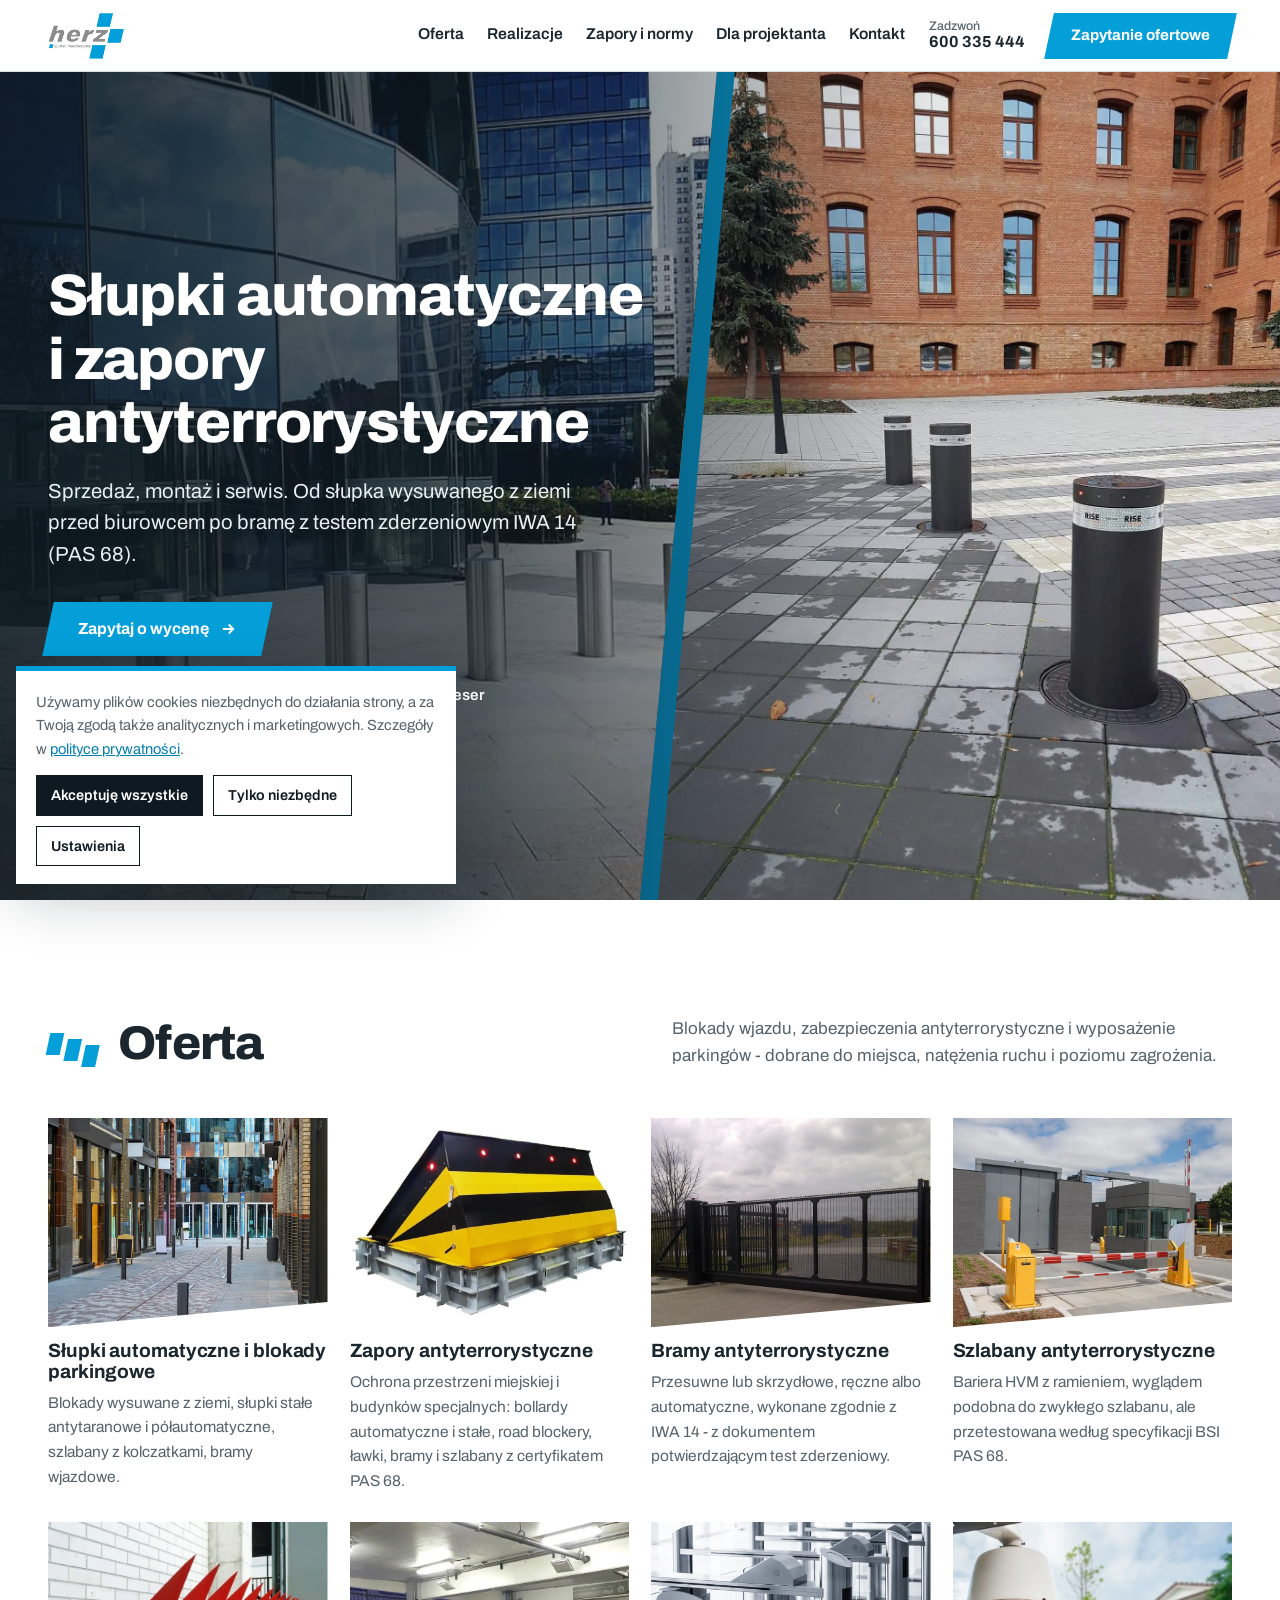
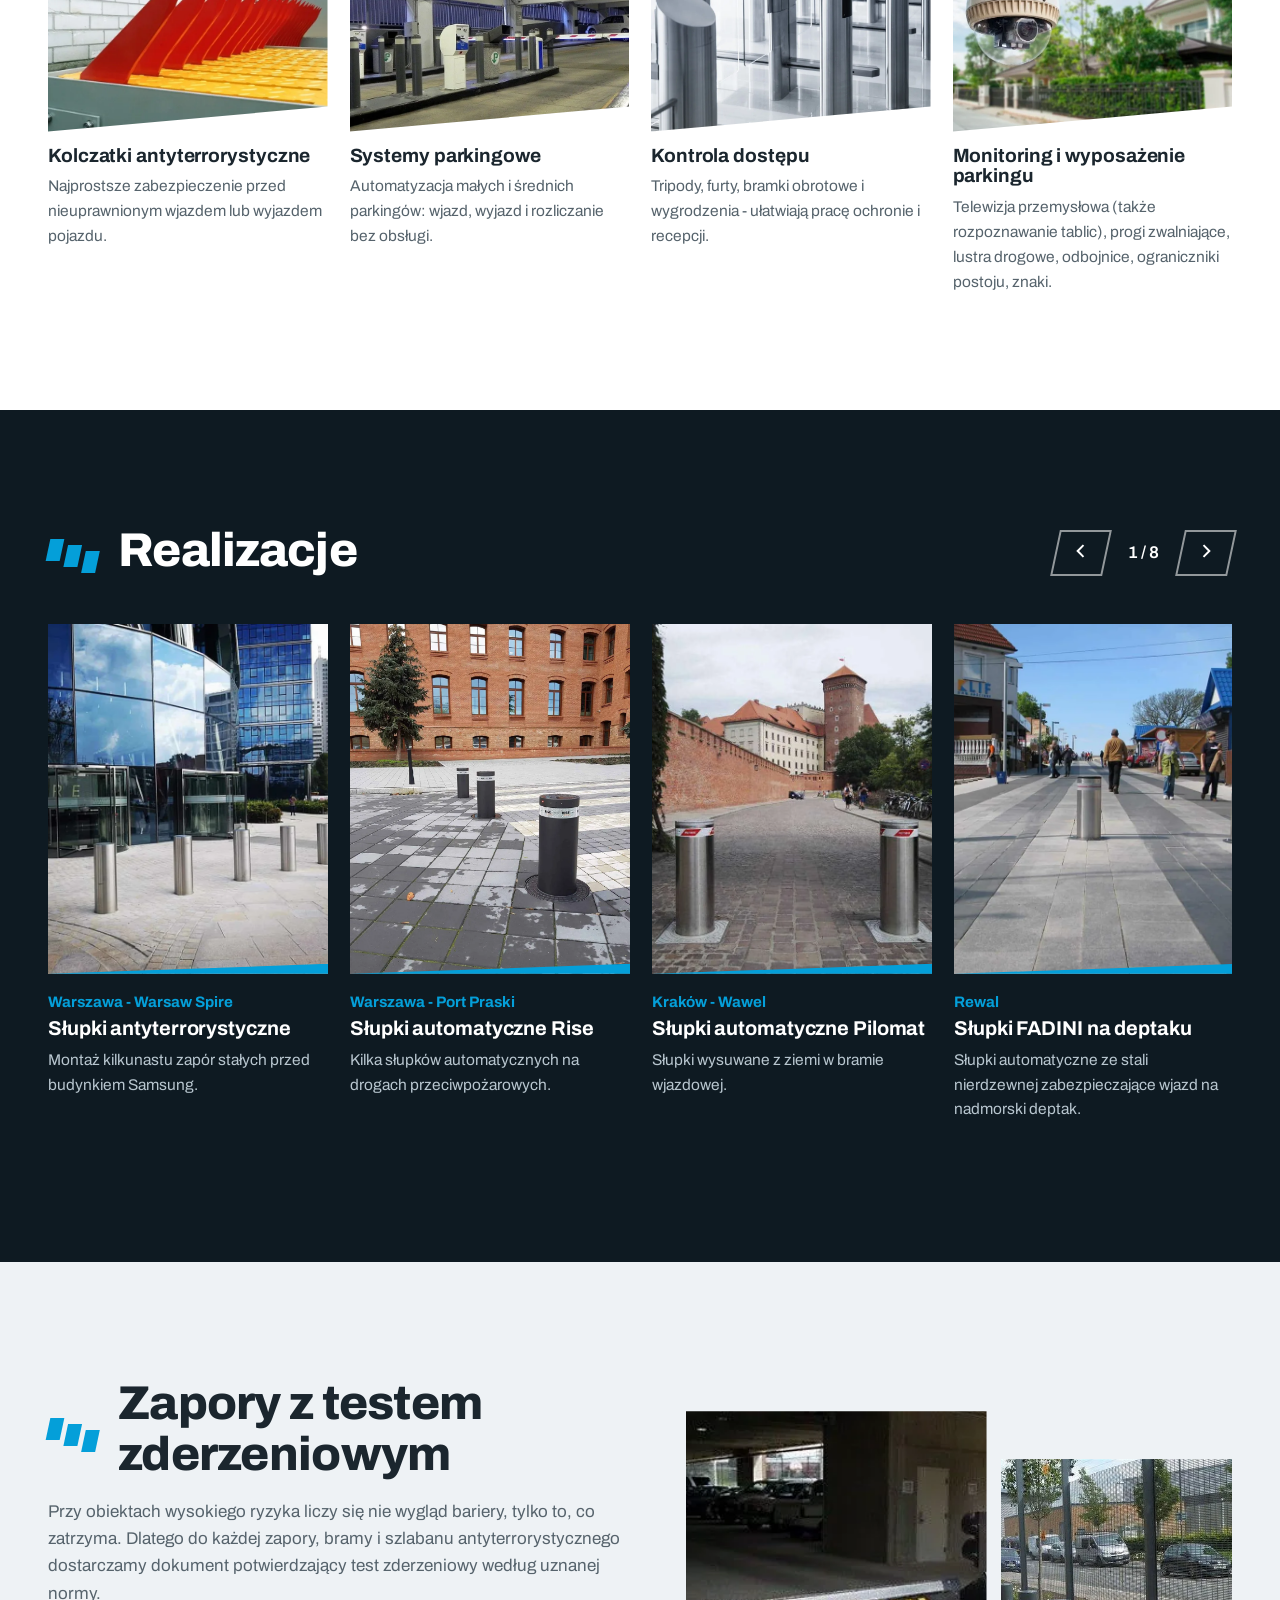
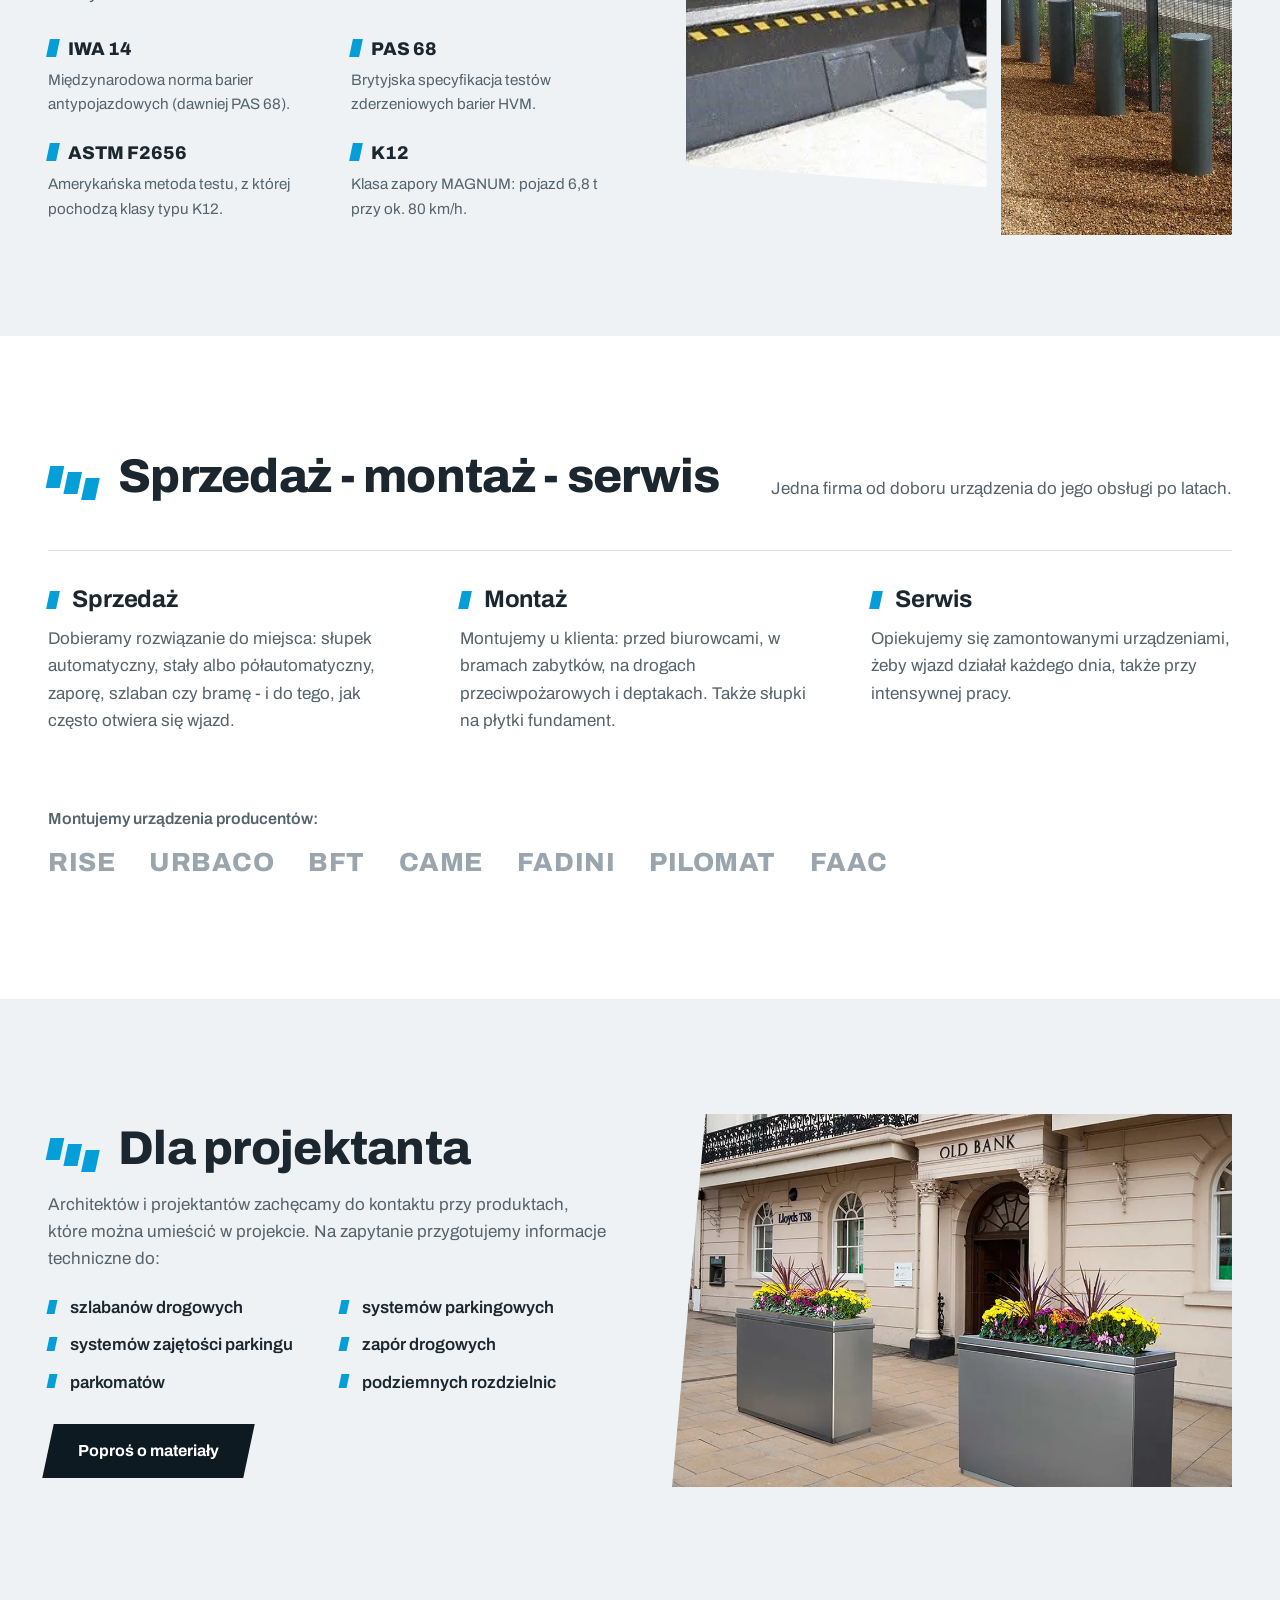
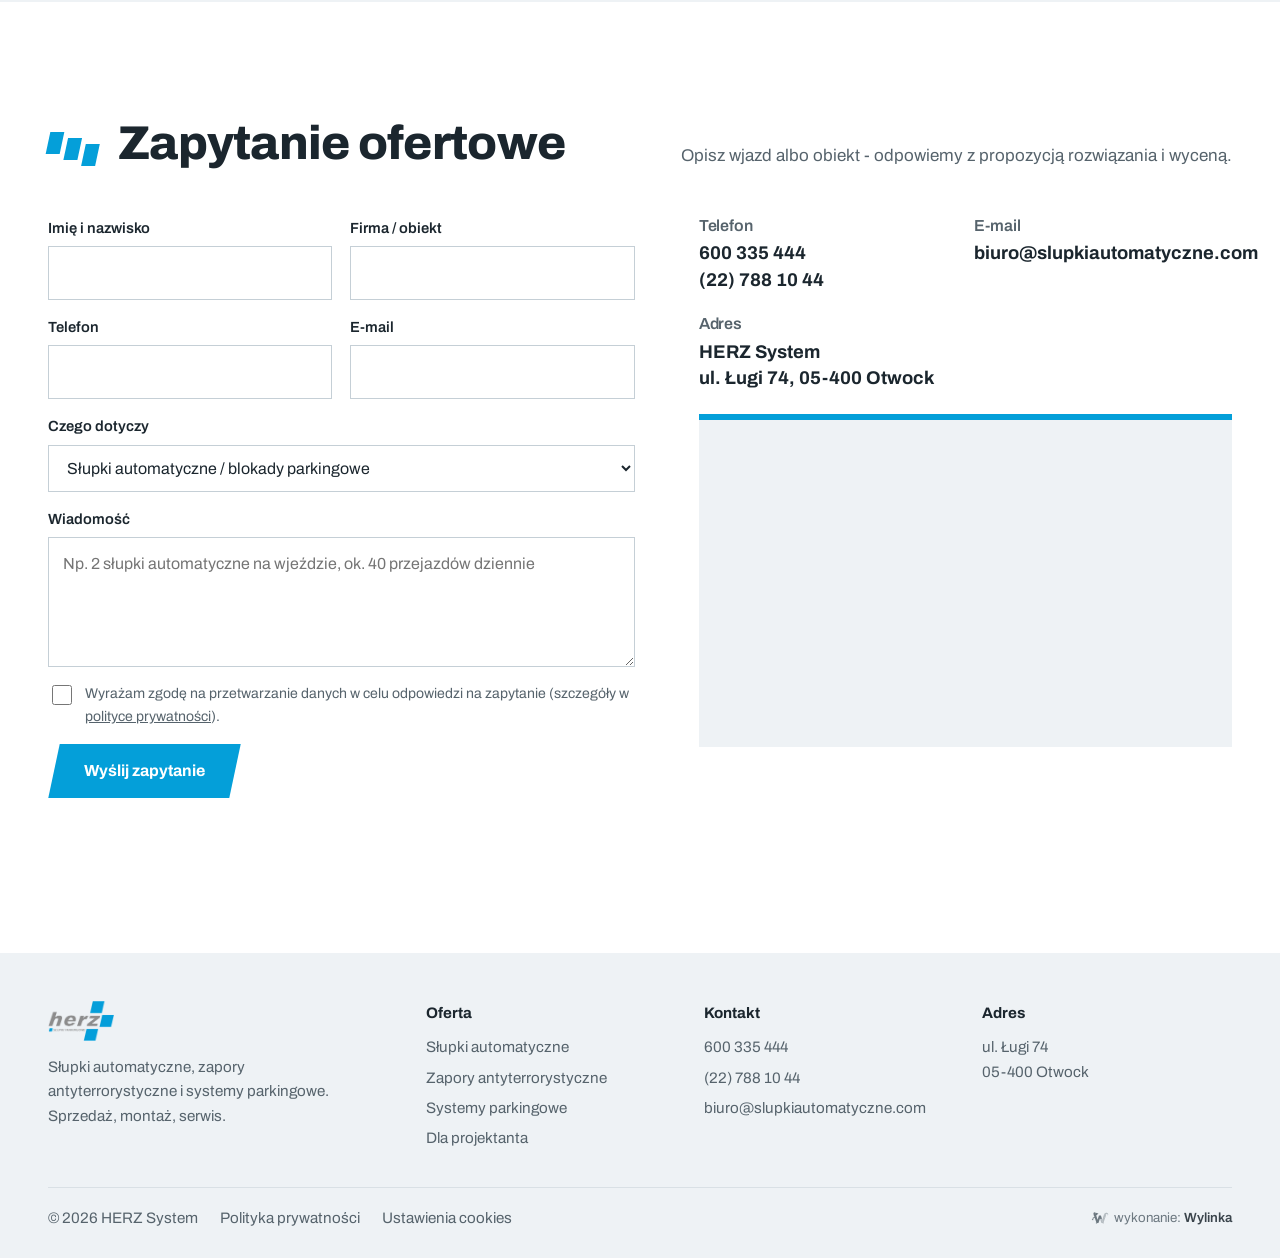
<file: index.html>
<!doctype html>
<html lang="pl">
<head>
<meta charset="utf-8">
<meta name="viewport" content="width=device-width,initial-scale=1">
<meta name="robots" content="noindex,nofollow">
<title>Słupki automatyczne i zapory antyterrorystyczne - HERZ System, Otwock</title>
<meta name="description" content="Słupki parkingowe automatyczne, zapory i bramy antyterrorystyczne, szlabany, systemy parkingowe. Sprzedaż, montaż i serwis - HERZ System, Otwock k. Warszawy.">
<link rel="preconnect" href="https://fonts.googleapis.com"><link rel="preconnect" href="https://fonts.gstatic.com" crossorigin>
<link href="https://fonts.googleapis.com/css2?family=Archivo:wght@400;500;600;700;800&display=swap" rel="stylesheet">
<link rel="stylesheet" href="style.css">
<link rel="icon" href="data:image/svg+xml,%3Csvg xmlns='http://www.w3.org/2000/svg' viewBox='0 0 32 32'%3E%3Cpath fill='%23049FD9' d='M14 2h10l-3 12H11zM21 15h10l-3 12H18zM11 18h7l-3 12H8z'/%3E%3C/svg%3E">
<script type="application/ld+json">{"@context":"https://schema.org","@type":"LocalBusiness","name":"HERZ System","url":"https://slupkiautomatyczne.com/","telephone":["+48227881044","+48600335444"],"email":"biuro@slupkiautomatyczne.com","address":{"@type":"PostalAddress","streetAddress":"ul. Ługi 74","postalCode":"05-400","addressLocality":"Otwock","addressCountry":"PL"},"description":"Sprzedaż, montaż i serwis słupków automatycznych, zapór antyterrorystycznych, szlabanów i systemów parkingowych."}</script>
</head>
<body>
<header class="hdr">
  <div class="wrap">
    <a class="logo" href="#top" aria-label="HERZ System - strona główna"><img src="img/logo-herz.webp" alt="herz - słupki parkingowe" width="600" height="363"></a>
    <nav class="nav" id="nav" aria-label="Menu główne">
      <a href="#oferta">Oferta</a>
      <a href="#realizacje">Realizacje</a>
      <a href="#normy">Zapory i normy</a>
      <a href="#projektant">Dla projektanta</a>
      <a href="#kontakt">Kontakt</a>
      <a class="btn navcta" href="#kontakt">Zapytanie ofertowe</a>
    </nav>
    <a class="hdr-tel" href="tel:+48600335444"><small>Zadzwoń</small>600 335 444</a>
    <a class="btn" href="#kontakt">Zapytanie ofertowe</a>
    <a class="tel-ico" href="tel:+48600335444" aria-label="Zadzwoń: 600 335 444"><svg viewBox="0 0 24 24" fill="none" stroke="currentColor" stroke-width="2.2" stroke-linejoin="round"><path d="M5 3h4l2 5-2.5 1.5a11 11 0 0 0 6 6L16 13l5 2v4a2 2 0 0 1-2 2A16 16 0 0 1 3 5a2 2 0 0 1 2-2z"/></svg></a>
    <button class="burger" id="burger" aria-label="Otwórz menu" aria-expanded="false" aria-controls="nav"><svg viewBox="0 0 24 24" fill="none" stroke="currentColor" stroke-width="2.4"><path d="M3 6h18M3 12h18M3 18h18"/></svg></button>
  </div>
</header>

<main id="top">
<section class="hero" aria-label="Wstęp">
  <div class="hero-media" aria-hidden="true">
    <figure class="f1"><img src="img/hero-warsaw-spire.webp" alt="" width="1280" height="960" fetchpriority="high"></figure>
    <figure class="f2"><img src="img/hero-port-praski.webp" alt="" width="1400" height="1867"></figure>
  </div>
  <div class="wrap hero-in">
    <h1>Słupki automatyczne i&nbsp;zapory antyterrorystyczne</h1>
    <p class="lead">Sprzedaż, montaż i serwis. Od słupka wysuwanego z ziemi przed biurowcem po bramę z testem zderzeniowym IWA&nbsp;14 (PAS&nbsp;68).</p>
    <a class="btn" href="#kontakt" id="heroCta">Zapytaj o wycenę <svg viewBox="0 0 24 24" fill="none" stroke="currentColor" stroke-width="2.4"><path d="M5 12h14M13 6l6 6-6 6"/></svg></a>
    <p class="refs">Nasze montaże: <b>Warsaw Spire, Port Praski, Wawel, Koneser</b></p>
  </div>
</section>

<section class="sec" id="oferta">
  <div class="wrap">
    <div class="sec-head">
      <div class="t"><span class="mark" aria-hidden="true"><i></i><i></i><i></i></span><h2>Oferta</h2></div>
      <p>Blokady wjazdu, zabezpieczenia antyterrorystyczne i wyposażenie parkingów - dobrane do miejsca, natężenia ruchu i poziomu zagrożenia.</p>
    </div>
    <div class="offer">
      <article class="card"><div class="ph"><img src="img/of-slupki.webp" alt="Słupki parkingowe przy deptaku między budynkami" loading="lazy" width="1000" height="667"></div><h3>Słupki automatyczne i blokady parkingowe</h3><p>Blokady wysuwane z ziemi, słupki stałe antytaranowe i półautomatyczne, szlabany z kolczatkami, bramy wjazdowe.</p></article>
      <article class="card"><div class="ph"><img src="img/of-zapory.webp" alt="Zapora antyterrorystyczna typu road blocker" loading="lazy" width="900" height="807"></div><h3>Zapory antyterrorystyczne</h3><p>Ochrona przestrzeni miejskiej i budynków specjalnych: bollardy automatyczne i stałe, road blockery, ławki, bramy i szlabany z certyfikatem PAS&nbsp;68.</p></article>
      <article class="card"><div class="ph"><img src="img/of-bramy.webp" alt="Brama antyterrorystyczna przesuwna" loading="lazy" width="1000" height="584"></div><h3>Bramy antyterrorystyczne</h3><p>Przesuwne lub skrzydłowe, ręczne albo automatyczne, wykonane zgodnie z IWA&nbsp;14 - z dokumentem potwierdzającym test zderzeniowy.</p></article>
      <article class="card"><div class="ph"><img src="img/of-szlabany.webp" alt="Szlaban antyterrorystyczny przy wjeździe" loading="lazy" width="800" height="600"></div><h3>Szlabany antyterrorystyczne</h3><p>Bariera HVM z ramieniem, wyglądem podobna do zwykłego szlabanu, ale przetestowana według specyfikacji BSI PAS&nbsp;68.</p></article>
      <article class="card"><div class="ph"><img src="img/of-kolczatki.webp" alt="Kolczatka antyterrorystyczna" loading="lazy" width="1000" height="528"></div><h3>Kolczatki antyterrorystyczne</h3><p>Najprostsze zabezpieczenie przed nieuprawnionym wjazdem lub wyjazdem pojazdu.</p></article>
      <article class="card"><div class="ph"><img src="img/of-systemy.webp" alt="Bezobsługowy parking z automatami" loading="lazy" width="1000" height="584"></div><h3>Systemy parkingowe</h3><p>Automatyzacja małych i średnich parkingów: wjazd, wyjazd i rozliczanie bez obsługi.</p></article>
      <article class="card"><div class="ph"><img src="img/of-kontrola.webp" alt="Bramki obrotowe w holu budynku" loading="lazy" width="1000" height="750"></div><h3>Kontrola dostępu</h3><p>Tripody, furty, bramki obrotowe i wygrodzenia - ułatwiają pracę ochronie i recepcji.</p></article>
      <article class="card"><div class="ph"><img src="img/of-monitoring.webp" alt="Kamera monitoringu na budynku" loading="lazy" width="900" height="547"></div><h3>Monitoring i wyposażenie parkingu</h3><p>Telewizja przemysłowa (także rozpoznawanie tablic), progi zwalniające, lustra drogowe, odbojnice, ograniczniki postoju, znaki.</p></article>
    </div>
  </div>
</section>

<section class="sec sec--ink" id="realizacje">
  <div class="wrap">
    <div class="sec-head">
      <div class="t"><span class="mark" aria-hidden="true"><i></i><i></i><i></i></span><h2>Realizacje</h2></div>
      <div class="rail-ctl" data-for="railReal"><button type="button" class="prev" aria-label="Poprzednia realizacja"><svg viewBox="0 0 24 24" fill="none" stroke="currentColor" stroke-width="2.4"><path d="M15 5l-7 7 7 7"/></svg></button><span class="cnt" aria-live="polite">1 / 8</span><button type="button" class="next" aria-label="Następna realizacja"><svg viewBox="0 0 24 24" fill="none" stroke="currentColor" stroke-width="2.4"><path d="M9 5l7 7-7 7"/></svg></button></div>
    </div>
    <div class="rail" id="railReal" tabindex="0" aria-label="Realizacje - przewiń w bok">
      <article class="real"><div class="ph"><img src="img/real-warsaw-spire.webp" alt="Zapory stałe przed szklanym budynkiem Warsaw Spire" loading="lazy" width="1000" height="750"></div><span class="pl">Warszawa - Warsaw Spire</span><h3>Słupki antyterrorystyczne</h3><p>Montaż kilkunastu zapór stałych przed budynkiem Samsung.</p></article>
      <article class="real"><div class="ph"><img src="img/real-port-praski.webp" alt="Słupek automatyczny na drodze pożarowej Portu Praskiego" loading="lazy" width="1000" height="1333"></div><span class="pl">Warszawa - Port Praski</span><h3>Słupki automatyczne Rise</h3><p>Kilka słupków automatycznych na drogach przeciwpożarowych.</p></article>
      <article class="real"><div class="ph"><img src="img/real-wawel.webp" alt="Słupki automatyczne w bramie na Wawelu" loading="lazy" width="960" height="724"></div><span class="pl">Kraków - Wawel</span><h3>Słupki automatyczne Pilomat</h3><p>Słupki wysuwane z ziemi w bramie wjazdowej.</p></article>
      <article class="real"><div class="ph"><img src="img/real-rewal.webp" alt="Słupki ze stali nierdzewnej na deptaku w Rewalu" loading="lazy" width="1000" height="750"></div><span class="pl">Rewal</span><h3>Słupki FADINI na deptaku</h3><p>Słupki automatyczne ze stali nierdzewnej zabezpieczające wjazd na nadmorski deptak.</p></article>
      <article class="real"><div class="ph"><img src="img/real-aflofarm.webp" alt="Automatyczne blokady na drodze pożarowej Aflofarm" loading="lazy" width="1000" height="563"></div><span class="pl">Pabianice - Aflofarm</span><h3>Blokady RISE / BENINCA</h3><p>Automatyczne blokady parkingowe na drodze przeciwpożarowej.</p></article>
      <article class="real"><div class="ph"><img src="img/real-nina.webp" alt="Zapora parkingowa przed Instytutem Nina" loading="lazy" width="459" height="816"></div><span class="pl">Warszawa - Instytut Nina</span><h3>Zapora parkingowa BFT</h3><p>Automatyczna zapora przed wjazdem do instytutu wraz z systemami zabezpieczeń.</p></article>
      <article class="real"><div class="ph"><img src="img/real-ministerstwo.webp" alt="Słupki parkingowe przed budynkiem ministerstwa" loading="lazy" width="1000" height="486"></div><span class="pl">Warszawa - Ministerstwo Gospodarki Morskiej</span><h3>Słupki automatyczne PILOMAT</h3><p>Montaż słupków parkingowych automatycznych.</p></article>
      <article class="real"><div class="ph"><img src="img/real-koneser.webp" alt="Słupek automatyczny RISE na wjeździe do Konesera" loading="lazy" width="466" height="960"></div><span class="pl">Warszawa - Koneser</span><h3>Słupki automatyczne RISE</h3><p>Słupki na wjazdach na teren obiektu.</p></article>
    </div>
  </div>
</section>

<section class="sec sec--grey" id="normy">
  <div class="wrap norm">
    <div class="txt">
      <div class="sec-head" style="margin-bottom:0"><div class="t"><span class="mark" aria-hidden="true"><i></i><i></i><i></i></span><h2>Zapory z testem zderzeniowym</h2></div></div>
      <p>Przy obiektach wysokiego ryzyka liczy się nie wygląd bariery, tylko to, co zatrzyma. Dlatego do każdej zapory, bramy i szlabanu antyterrorystycznego dostarczamy dokument potwierdzający test zderzeniowy według uznanej normy.</p>
      <dl>
        <div><dt>IWA 14</dt><dd>Międzynarodowa norma barier antypojazdowych (dawniej PAS&nbsp;68).</dd></div>
        <div><dt>PAS 68</dt><dd>Brytyjska specyfikacja testów zderzeniowych barier HVM.</dd></div>
        <div><dt>ASTM F2656</dt><dd>Amerykańska metoda testu, z której pochodzą klasy typu K12.</dd></div>
        <div><dt>K12</dt><dd>Klasa zapory MAGNUM: pojazd 6,8 t przy ok. 80 km/h.</dd></div>
      </dl>
    </div>
    <div class="pics">
      <img src="img/roadblocker.webp" alt="Zapora drogowa w garażu podziemnym" loading="lazy" width="574" height="320">
      <img src="img/slupki-stale.webp" alt="Rząd słupków stałych wzdłuż ogrodzenia" loading="lazy" width="800" height="600">
    </div>
  </div>
</section>

<section class="sec" id="uslugi">
  <div class="wrap">
    <div class="sec-head"><div class="t"><span class="mark" aria-hidden="true"><i></i><i></i><i></i></span><h2>Sprzedaż - montaż - serwis</h2></div><p>Jedna firma od doboru urządzenia do jego obsługi po latach.</p></div>
    <div class="sms">
      <div><h3><span class="mark" aria-hidden="true"><i></i></span>Sprzedaż</h3><p>Dobieramy rozwiązanie do miejsca: słupek automatyczny, stały albo półautomatyczny, zaporę, szlaban czy bramę - i do tego, jak często otwiera się wjazd.</p></div>
      <div><h3><span class="mark" aria-hidden="true"><i></i></span>Montaż</h3><p>Montujemy u klienta: przed biurowcami, w bramach zabytków, na drogach przeciwpożarowych i deptakach. Także słupki na płytki fundament.</p></div>
      <div><h3><span class="mark" aria-hidden="true"><i></i></span>Serwis</h3><p>Opiekujemy się zamontowanymi urządzeniami, żeby wjazd działał każdego dnia, także przy intensywnej pracy.</p></div>
    </div>
    <div class="brands"><span class="lbl">Montujemy urządzenia producentów:</span><span>RISE</span><span>URBACO</span><span>BFT</span><span>CAME</span><span>FADINI</span><span>PILOMAT</span><span>FAAC</span></div>
  </div>
</section>

<section class="sec sec--grey" id="projektant">
  <div class="wrap proj">
    <div>
      <div class="sec-head" style="margin-bottom:0"><div class="t"><span class="mark" aria-hidden="true"><i></i><i></i><i></i></span><h2>Dla projektanta</h2></div></div>
      <p>Architektów i projektantów zachęcamy do kontaktu przy produktach, które można umieścić w projekcie. Na zapytanie przygotujemy informacje techniczne do:</p>
      <ul><li>szlabanów drogowych</li><li>systemów parkingowych</li><li>systemów zajętości parkingu</li><li>zapór drogowych</li><li>parkomatów</li><li>podziemnych rozdzielnic</li></ul>
      <a class="btn btn--ink" href="#kontakt" data-temat="Materiały dla projektanta">Poproś o materiały</a>
    </div>
    <div class="ph"><img src="img/donice.webp" alt="Donice antyterrorystyczne przed budynkiem" loading="lazy" width="1000" height="667"></div>
  </div>
</section>

<section class="sec" id="kontakt">
  <div class="wrap">
    <div class="sec-head"><div class="t"><span class="mark" aria-hidden="true"><i></i><i></i><i></i></span><h2>Zapytanie ofertowe</h2></div><p>Opisz wjazd albo obiekt - odpowiemy z propozycją rozwiązania i wyceną.</p></div>
    <div class="contact">
      <form id="form" novalidate>
        <label>Imię i nazwisko<input name="imie" autocomplete="name" required></label>
        <label>Firma / obiekt<input name="firma" autocomplete="organization"></label>
        <label>Telefon<input name="tel" type="tel" autocomplete="tel"></label>
        <label>E-mail<input name="email" type="email" autocomplete="email" required></label>
        <label class="full">Czego dotyczy
          <select name="temat" id="temat">
            <option>Słupki automatyczne / blokady parkingowe</option>
            <option>Zapory antyterrorystyczne</option>
            <option>Bramy i szlabany antyterrorystyczne</option>
            <option>Systemy parkingowe</option>
            <option>Kontrola dostępu</option>
            <option>Monitoring</option>
            <option>Serwis</option>
            <option>Materiały dla projektanta</option>
          </select></label>
        <label class="full">Wiadomość<textarea name="msg" placeholder="Np. 2 słupki automatyczne na wjeździe, ok. 40 przejazdów dziennie"></textarea></label>
        <label class="chk"><input type="checkbox" required><span>Wyrażam zgodę na przetwarzanie danych w celu odpowiedzi na zapytanie (szczegóły w <a href="polityka.html">polityce prywatności</a>).</span></label>
        <button class="btn" type="submit">Wyślij zapytanie</button>
        <p class="form-msg" id="formMsg" role="status"></p>
      </form>
      <div class="cdata">
        <div class="row">
          <div><h3>Telefon</h3><a href="tel:+48600335444">600 335 444</a><a href="tel:+48227881044">(22) 788 10 44</a></div>
          <div><h3>E-mail</h3><a href="mailto:biuro@slupkiautomatyczne.com">biuro@slupkiautomatyczne.com</a></div>
        </div>
        <div><h3>Adres</h3><address>HERZ System<br>ul. Ługi 74, 05-400 Otwock</address></div>
        <div class="map"><iframe title="Mapa dojazdu - ul. Ługi 74, Otwock" src="https://www.google.com/maps?q=ul.+%C5%81ugi+74,+05-400+Otwock&amp;z=15&amp;output=embed" referrerpolicy="no-referrer-when-downgrade"></iframe></div>
      </div>
    </div>
  </div>
</section>
</main>

<footer class="ftr">
  <div class="wrap">
    <div class="cols">
      <div><img src="img/logo-herz.webp" alt="herz - słupki parkingowe" width="600" height="363" loading="lazy"><p style="margin-top:14px;max-width:34ch">Słupki automatyczne, zapory antyterrorystyczne i systemy parkingowe. Sprzedaż, montaż, serwis.</p></div>
      <div><h4>Oferta</h4><ul><li><a href="#oferta">Słupki automatyczne</a></li><li><a href="#oferta">Zapory antyterrorystyczne</a></li><li><a href="#oferta">Systemy parkingowe</a></li><li><a href="#projektant">Dla projektanta</a></li></ul></div>
      <div><h4>Kontakt</h4><ul><li><a href="tel:+48600335444">600 335 444</a></li><li><a href="tel:+48227881044">(22) 788 10 44</a></li><li><a href="mailto:biuro@slupkiautomatyczne.com">biuro@slupkiautomatyczne.com</a></li></ul></div>
      <div><h4>Adres</h4><p>ul. Ługi 74<br>05-400 Otwock</p></div>
    </div>
    <div class="bottom">
      <div class="l"><span>© <span class="yr">2026</span> HERZ System</span><a href="polityka.html">Polityka prywatności</a><button class="linklike" type="button" data-ck-open>Ustawienia cookies</button></div>
      <a class="wylinka-badge" href="https://wylinka.pl/?utm_source=slupkiautomatyczne.com&amp;utm_medium=stopka&amp;utm_campaign=wykonanie" rel="noopener" title="Strona wykonana przez Wylinka"><svg viewBox="0 0 64 64" aria-hidden="true" focusable="false" fill="currentColor"><path d="M9.8 22.8l-1.2-7.9 2.2-3.7 15.5 4.6-.5 1.5-7.2 5.5 4.7 15.6 5-15.6 7 0 4.1 12.7-4.2-.9-2.6 1.8-.8-2.2-5.3 15.6-4.3 0 .4 .2-2.1 2.8-1.3-1.1 1.1-1.4-3.1 .2-.1-1.7 2.2-.1-5.7-16.5-4.8 .6-.8 3.1 0 .5-.3 .5 .8 2.2-1.6 .5-.4-1.3-.8 1.6-1.5-.8 .8-1.6-1.4 .6-.6-1.6 2.3-.8 .2-.4 1.3-4.8 5.9-.8-2.4-6.9zM15.2 13.7l-.1-.4-.4 .8-.1 .8 .1 1 .1 .4 .3 .7 .3-.9 .1-.7 0-.8z"/><path class="wy-pod" d="M37.1 49.8l-4.5-13.3 2.6-1.8 4.2 .9 .9 2.8 3-9.7 0-.5 .1-.8 3.2-8.4 .5-1 .6-1 .9-1.1 1.3-1 1.1-.7 1.4-.5 1.4-.3 .7 0 .9 0 1.2 .3 1.4 .6 .8 .5 .7 .7 .6 .7 .5 .9 .3 .9 .1 .9 0 .8-.2 .9-.5 .9-.5 .6-.7 .5-.7 .3-.1-.1 0-.1 .5-.5 .3-.7 .2-.5 0-.6-.1-.6-.3-.7-.4-.5-.4-.4-.5-.3-.6-.3-.7 0-.7 .1-.6 .1-.5 .4-.5 .5-.3 .5-.2 .7-.1 1.5-1.4 5.1-.8 3.3-.3 .7-.5 .7-6 17.5 1.9 .1-.1 1.7-3.1-.2 1.1 1.4-1.3 1.1-2.1-2.8 .4-.2z"/><path class="wy-old" d="M40.8 50l.4-.2-4.1 0-4.2-12.5 2.5-1.7 4.3 .9 .6 1.9 .6-1.6 0-.3 2.4-7.8 0-.5 .1-.8 3.2-8.4 .4-.8 .6-.9 .9-1.2 .9-.9 1.3-.8 1.4-.6 1.2-.3 1.4-.1 1.3 .1 .6 .2 .8 .3 1.1 .6 .9 .7 .7 .9 .5 .9 .3 .9 .1 1.1-.1 .9-.3 .9-.4 .7-.6 .7-.6 .4-.6 .2-.1-.1 0-.1 .5-.5 .3-.7 .2-.5 0-.5-.1-.6-.2-.6-.3-.5-.4-.5-.5-.3-.6-.3-.7-.1-.6 0-.6 .1-.6 .3-.6 .5-.3 .4-.2 .5-.1 .5-.1 1.5-1.4 5.1-.8 3.3-.3 .7-.5 .7-6 17.5 1.9 .1-.1 1.7-3.1-.2 1.1 1.4-1.3 1.1zM49.6 17.1l.6 1.7-1.5 1.9 .4 .4 1.8-2.1-.7-2.1zM48.1 28.3l.5 1.8-1.7 1.8 .4 .4 1.9-2-.6-2.2zM37.9 41.7l1.7-1.5-.4-.4-1.7 1.4zM42.6 38.7l-1.5 2.8 1.1 2-1.3 2.6 .5 .2 1.5-2.8-1.1-2 1.4-2.5z"/></svg><span>wykonanie: <b>Wylinka</b></span></a>
    </div>
  </div>
</footer>

<div class="mob" id="mob"><a href="tel:+48600335444"><svg viewBox="0 0 24 24" fill="none" stroke="currentColor" stroke-width="2.2" stroke-linejoin="round"><path d="M5 3h4l2 5-2.5 1.5a11 11 0 0 0 6 6L16 13l5 2v4a2 2 0 0 1-2 2A16 16 0 0 1 3 5a2 2 0 0 1 2-2z"/></svg>Zadzwoń</a><a href="#kontakt">Zapytanie</a></div>

<div class="ck" id="ck" role="dialog" aria-label="Ustawienia plików cookies">
  <p>Używamy plików cookies niezbędnych do działania strony, a za Twoją zgodą także analitycznych i marketingowych. Szczegóły w <a href="polityka.html#cookies">polityce prywatności</a>.</p>
  <div class="opts">
    <label><input type="checkbox" checked disabled> Niezbędne (zawsze aktywne)</label>
    <label><input type="checkbox" id="ckA"> Analityczne</label>
    <label><input type="checkbox" id="ckM"> Marketingowe</label>
  </div>
  <div class="bt"><button class="pri" type="button" data-ck="all">Akceptuję wszystkie</button><button type="button" data-ck="min">Tylko niezbędne</button><button type="button" data-ck="more">Ustawienia</button></div>
</div>
<script src="app.js"></script>
</body>
</html>
</file>
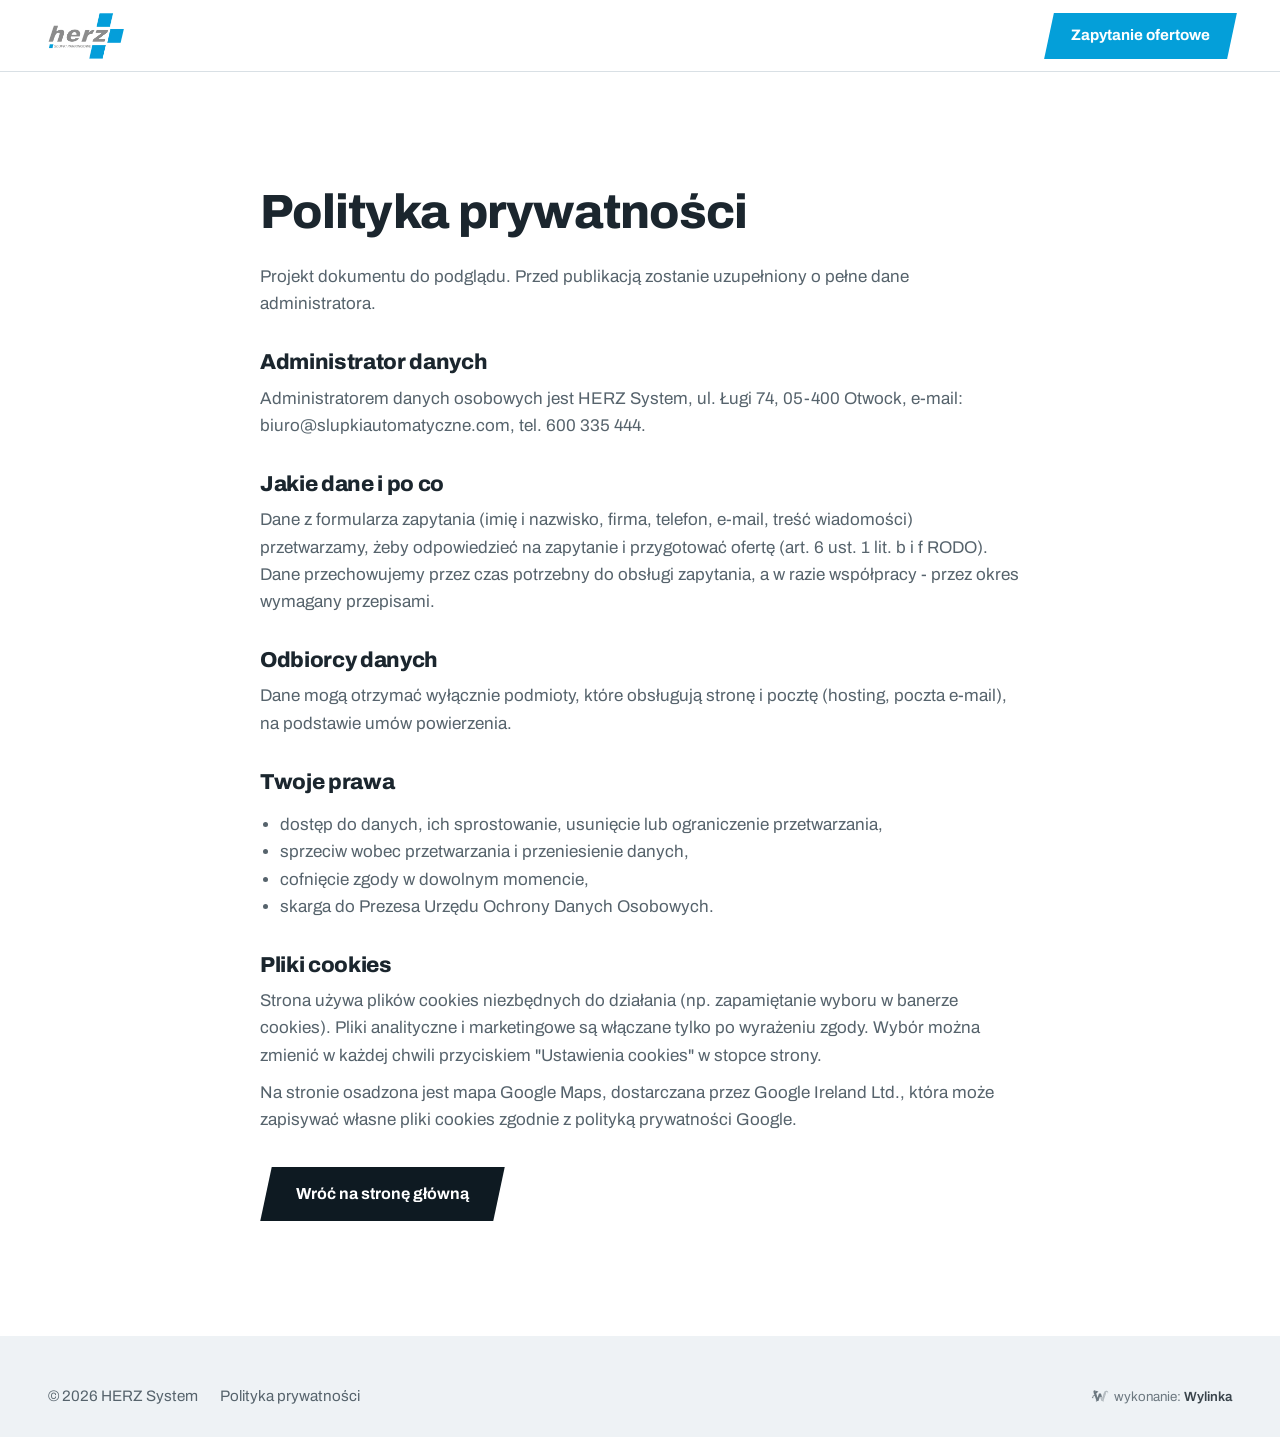
<file: polityka.html>
<!doctype html>
<html lang="pl"><head><meta charset="utf-8"><meta name="viewport" content="width=device-width,initial-scale=1"><meta name="robots" content="noindex,nofollow">
<title>Polityka prywatności - HERZ System</title>
<link rel="preconnect" href="https://fonts.googleapis.com"><link rel="preconnect" href="https://fonts.gstatic.com" crossorigin>
<link href="https://fonts.googleapis.com/css2?family=Archivo:wght@400;500;600;700;800&display=swap" rel="stylesheet">
<link rel="stylesheet" href="style.css">
<style>.doc{max-width:760px}.doc h1{font-size:clamp(2rem,1.4rem + 2vw,3rem);font-weight:800;margin-bottom:24px}.doc h2{font-size:1.35rem;margin:34px 0 10px}.doc p,.doc li{color:var(--muted)}.doc p+p{margin-top:10px}.doc ul{padding-left:20px}</style>
</head><body>
<header class="hdr"><div class="wrap"><a class="logo" href="index.html" aria-label="HERZ System - strona główna"><img src="img/logo-herz.webp" alt="herz - słupki parkingowe" width="600" height="363"></a><a class="btn" style="margin-left:auto;display:inline-flex" href="index.html#kontakt">Zapytanie ofertowe</a></div></header>
<main class="sec"><div class="wrap doc">
<h1>Polityka prywatności</h1>
<p>Projekt dokumentu do podglądu. Przed publikacją zostanie uzupełniony o pełne dane administratora.</p>
<h2>Administrator danych</h2>
<p>Administratorem danych osobowych jest HERZ System, ul. Ługi 74, 05-400 Otwock, e-mail: biuro@slupkiautomatyczne.com, tel. 600 335 444.</p>
<h2>Jakie dane i po co</h2>
<p>Dane z formularza zapytania (imię i nazwisko, firma, telefon, e-mail, treść wiadomości) przetwarzamy, żeby odpowiedzieć na zapytanie i przygotować ofertę (art. 6 ust. 1 lit. b i f RODO). Dane przechowujemy przez czas potrzebny do obsługi zapytania, a w razie współpracy - przez okres wymagany przepisami.</p>
<h2>Odbiorcy danych</h2>
<p>Dane mogą otrzymać wyłącznie podmioty, które obsługują stronę i pocztę (hosting, poczta e-mail), na podstawie umów powierzenia.</p>
<h2>Twoje prawa</h2>
<ul><li>dostęp do danych, ich sprostowanie, usunięcie lub ograniczenie przetwarzania,</li><li>sprzeciw wobec przetwarzania i przeniesienie danych,</li><li>cofnięcie zgody w dowolnym momencie,</li><li>skarga do Prezesa Urzędu Ochrony Danych Osobowych.</li></ul>
<h2 id="cookies">Pliki cookies</h2>
<p>Strona używa plików cookies niezbędnych do działania (np. zapamiętanie wyboru w banerze cookies). Pliki analityczne i marketingowe są włączane tylko po wyrażeniu zgody. Wybór można zmienić w każdej chwili przyciskiem "Ustawienia cookies" w stopce strony.</p>
<p>Na stronie osadzona jest mapa Google Maps, dostarczana przez Google Ireland Ltd., która może zapisywać własne pliki cookies zgodnie z polityką prywatności Google.</p>
<p><a class="btn btn--ink" style="margin-top:24px;margin-left:6px" href="index.html">Wróć na stronę główną</a></p>
</div></main>
<footer class="ftr"><div class="wrap"><div class="bottom" style="margin-top:0;border:0;padding-top:0"><div class="l"><span>© <span class="yr">2026</span> HERZ System</span><a href="polityka.html">Polityka prywatności</a></div><a class="wylinka-badge" href="https://wylinka.pl/?utm_source=slupkiautomatyczne.com&amp;utm_medium=stopka&amp;utm_campaign=wykonanie" rel="noopener" title="Strona wykonana przez Wylinka"><svg viewBox="0 0 64 64" aria-hidden="true" focusable="false" fill="currentColor"><path d="M9.8 22.8l-1.2-7.9 2.2-3.7 15.5 4.6-.5 1.5-7.2 5.5 4.7 15.6 5-15.6 7 0 4.1 12.7-4.2-.9-2.6 1.8-.8-2.2-5.3 15.6-4.3 0 .4 .2-2.1 2.8-1.3-1.1 1.1-1.4-3.1 .2-.1-1.7 2.2-.1-5.7-16.5-4.8 .6-.8 3.1 0 .5-.3 .5 .8 2.2-1.6 .5-.4-1.3-.8 1.6-1.5-.8 .8-1.6-1.4 .6-.6-1.6 2.3-.8 .2-.4 1.3-4.8 5.9-.8-2.4-6.9zM15.2 13.7l-.1-.4-.4 .8-.1 .8 .1 1 .1 .4 .3 .7 .3-.9 .1-.7 0-.8z"/><path class="wy-pod" d="M37.1 49.8l-4.5-13.3 2.6-1.8 4.2 .9 .9 2.8 3-9.7 0-.5 .1-.8 3.2-8.4 .5-1 .6-1 .9-1.1 1.3-1 1.1-.7 1.4-.5 1.4-.3 .7 0 .9 0 1.2 .3 1.4 .6 .8 .5 .7 .7 .6 .7 .5 .9 .3 .9 .1 .9 0 .8-.2 .9-.5 .9-.5 .6-.7 .5-.7 .3-.1-.1 0-.1 .5-.5 .3-.7 .2-.5 0-.6-.1-.6-.3-.7-.4-.5-.4-.4-.5-.3-.6-.3-.7 0-.7 .1-.6 .1-.5 .4-.5 .5-.3 .5-.2 .7-.1 1.5-1.4 5.1-.8 3.3-.3 .7-.5 .7-6 17.5 1.9 .1-.1 1.7-3.1-.2 1.1 1.4-1.3 1.1-2.1-2.8 .4-.2z"/><path class="wy-old" d="M40.8 50l.4-.2-4.1 0-4.2-12.5 2.5-1.7 4.3 .9 .6 1.9 .6-1.6 0-.3 2.4-7.8 0-.5 .1-.8 3.2-8.4 .4-.8 .6-.9 .9-1.2 .9-.9 1.3-.8 1.4-.6 1.2-.3 1.4-.1 1.3 .1 .6 .2 .8 .3 1.1 .6 .9 .7 .7 .9 .5 .9 .3 .9 .1 1.1-.1 .9-.3 .9-.4 .7-.6 .7-.6 .4-.6 .2-.1-.1 0-.1 .5-.5 .3-.7 .2-.5 0-.5-.1-.6-.2-.6-.3-.5-.4-.5-.5-.3-.6-.3-.7-.1-.6 0-.6 .1-.6 .3-.6 .5-.3 .4-.2 .5-.1 .5-.1 1.5-1.4 5.1-.8 3.3-.3 .7-.5 .7-6 17.5 1.9 .1-.1 1.7-3.1-.2 1.1 1.4-1.3 1.1zM49.6 17.1l.6 1.7-1.5 1.9 .4 .4 1.8-2.1-.7-2.1zM48.1 28.3l.5 1.8-1.7 1.8 .4 .4 1.9-2-.6-2.2zM37.9 41.7l1.7-1.5-.4-.4-1.7 1.4zM42.6 38.7l-1.5 2.8 1.1 2-1.3 2.6 .5 .2 1.5-2.8-1.1-2 1.4-2.5z"/></svg><span>wykonanie: <b>Wylinka</b></span></a></div></div></footer>
<script>document.querySelectorAll('.yr').forEach(function(e){e.textContent=new Date().getFullYear();});</script>
</body></html>
</file>
<file: style.css>
:root{
  --blue:#049FD9; --blue-d:#0380B0; --graphite:#8B8C8C; --ink:#0E1A22; --ink-2:#22313B;
  --text:#1B262E; --muted:#56636C; --line:#D9E0E5; --grey:#EEF2F5; --white:#FFFFFF;
  --pad:clamp(16px,4vw,48px); --wrap:min(1440px, calc(100% - 2*var(--pad)));
  --hdr:72px; --skew:-12deg;
  --f:"Archivo",system-ui,-apple-system,"Segoe UI",Roboto,sans-serif;
}
*,*::before,*::after{box-sizing:border-box}
html{scroll-behavior:smooth;scroll-padding-top:calc(var(--hdr) + 8px);-webkit-text-size-adjust:100%}
body{margin:0;font:400 17px/1.6 var(--f);color:var(--text);background:var(--white);overflow-x:hidden}
img{display:block;max-width:100%;height:auto}
a{color:inherit}
h1,h2,h3{font-family:var(--f);line-height:1.08;margin:0;letter-spacing:-.015em}
h2{font-size:clamp(1.9rem,1.2rem + 2.2vw,3.1rem);font-weight:800}
h3{font-size:1.2rem;font-weight:700;letter-spacing:-.005em}
p{margin:0}
.wrap{width:var(--wrap);margin-inline:auto}
.sr{position:absolute;width:1px;height:1px;overflow:hidden;clip:rect(0 0 0 0);white-space:nowrap}

/* przyciski: skośne jak bloki z logo */
.btn{position:relative;z-index:0;display:inline-flex;align-items:center;justify-content:center;gap:.6em;min-height:54px;padding:0 30px;
  font:700 1rem/1 var(--f);color:#fff;text-decoration:none;border:0;background:none;cursor:pointer;white-space:nowrap}
.btn::before{content:"";position:absolute;inset:0;z-index:-1;background:var(--blue);transform:skewX(var(--skew));transition:background .2s,transform .2s}
.btn:hover::before{background:var(--blue-d)}
.btn:focus-visible{outline:3px solid var(--ink);outline-offset:4px}
.btn--ink::before{background:var(--ink)}
.btn--ink:hover::before{background:var(--ink-2)}
.btn svg{width:18px;height:18px}

/* znacznik skośnych bloków (motyw z logo) */
.mark{display:inline-flex;gap:5px;vertical-align:middle}
.mark i{display:block;width:14px;height:22px;background:var(--blue);transform:skewX(var(--skew))}
.mark i:nth-child(2){transform:skewX(var(--skew)) translateY(6px)}
.mark i:nth-child(3){transform:skewX(var(--skew)) translateY(12px)}
.sec-head{display:flex;align-items:flex-end;justify-content:space-between;gap:24px 48px;flex-wrap:wrap;margin-bottom:clamp(28px,4vw,48px)}
.sec-head .t{display:flex;align-items:center;gap:18px}
.sec-head p{max-width:56ch;color:var(--muted)}

/* nagłówek */
.hdr{position:sticky;top:0;z-index:50;height:var(--hdr);background:#fff;border-bottom:1px solid var(--line)}
.hdr .wrap{height:100%;display:flex;align-items:center;gap:24px}
.logo{display:block;flex:none}
.logo img{height:46px;width:auto}
.nav{display:flex;gap:clamp(14px,1.8vw,30px);margin-left:auto}
.nav a{text-decoration:none;font-weight:600;font-size:.98rem;padding:6px 0;border-bottom:3px solid transparent}
.nav a:hover{border-color:var(--blue)}
.nav a.on{border-color:var(--blue)}
.hdr-tel{display:flex;flex-direction:column;line-height:1.15;text-decoration:none;font-weight:700;font-size:1rem;white-space:nowrap}
.hdr-tel small{font-weight:500;color:var(--muted);font-size:.78rem}
.hdr .btn{min-height:46px;padding:0 22px;font-size:.95rem}
.burger,.tel-ico{display:none}

/* pierwszy ekran */
.hero{position:relative;min-height:calc(100svh - var(--hdr));display:flex;flex-direction:column;justify-content:center;color:#fff;overflow:hidden;background:var(--ink)}
.hero-media{position:absolute;inset:0;display:grid;grid-template-columns:1fr}
.hero-media figure{margin:0;position:relative;min-width:0}
.hero-media img{position:absolute;inset:0;width:100%;height:100%;object-fit:cover}
.hero-media .f1 img{object-position:50% 60%}
.hero-media .f2{display:none}
.hero::after{content:"";position:absolute;inset:0;background:linear-gradient(90deg,rgba(14,26,34,.88) 0%,rgba(14,26,34,.66) 38%,rgba(14,26,34,.12) 70%,rgba(14,26,34,0) 100%)}
.hero-in{position:relative;z-index:2;padding-block:clamp(40px,6vh,80px)}
.hero h1{font-size:clamp(2.1rem,1.1rem + 3.2vw,4.5rem);font-weight:800;max-width:17ch;letter-spacing:-.02em}
.hero .lead{margin-top:clamp(16px,2.4vh,26px);font-size:clamp(1.05rem,.95rem + .4vw,1.3rem);line-height:1.55;max-width:44ch;color:#E7EEF2}
.hero .btn{margin-top:clamp(26px,3.6vh,40px)}
.hero .refs{margin-top:clamp(22px,3vh,34px);font-size:.95rem;color:#C9D5DC;max-width:56ch;padding-left:16px;border-left:4px solid var(--blue)}
.hero .refs b{color:#fff;font-weight:600}
@media (min-width:1200px){
  .hero-media{grid-template-columns:56fr 44fr}
  .hero-media .f2{display:block;margin-left:-6vw;clip-path:polygon(calc(6vw + 0px) 0,100% 0,100% 100%,0 100%)}
  .hero-media .f2::before{content:"";position:absolute;inset:0;z-index:1;background:var(--blue);clip-path:polygon(calc(6vw - 0px) 0,calc(6vw + 18px) 0,18px 100%,0 100%)}
  .hero-media .f2 img{object-position:50% 50%}
}

/* sekcje */
.sec{padding-block:clamp(64px,9vw,120px)}
.sec--grey{background:var(--grey)}
.sec--ink{background:var(--ink);color:#fff}
.sec--ink .sec-head p{color:#B8C6CF}

/* oferta */
.offer{display:grid;grid-template-columns:repeat(4,minmax(0,1fr));gap:28px 22px}
.card{min-width:0;display:flex;flex-direction:column}
.card .ph{position:relative;aspect-ratio:4/3;overflow:hidden;clip-path:polygon(0 0,100% 0,100% 88%,0 100%);background:var(--grey)}
.card .ph img{width:100%;height:100%;object-fit:cover;transition:transform .5s}
.card:hover .ph img{transform:scale(1.04)}
.card h3{margin-top:14px}
.card p{margin-top:8px;color:var(--muted);font-size:.97rem}
.card .lnk{margin-top:12px;font-weight:700;color:var(--blue-d);text-decoration:none;font-size:.95rem}

/* przewijane rzędy (palec + mysz) */
.rail-wrap{position:relative}
.rail{display:grid;grid-auto-flow:column;grid-auto-columns:minmax(280px,30%);gap:22px;overflow-x:auto;scroll-snap-type:x mandatory;scrollbar-width:none;cursor:grab;padding-bottom:4px;overscroll-behavior-x:contain}
.rail::-webkit-scrollbar{display:none}
.rail.drag{cursor:grabbing;scroll-snap-type:none}
.rail.drag *{pointer-events:none}
.rail > *{scroll-snap-align:start}
.rail-ctl{display:flex;align-items:center;gap:14px}
.rail-ctl button{width:52px;height:46px;border:0;background:none;position:relative;z-index:0;cursor:pointer;color:inherit}
.rail-ctl button::before{content:"";position:absolute;inset:0;z-index:-1;border:2px solid currentColor;transform:skewX(var(--skew));opacity:.55}
.rail-ctl button:hover::before{opacity:1}
.rail-ctl button svg{width:20px;height:20px}
.rail-ctl .cnt{font-variant-numeric:tabular-nums;font-weight:600;min-width:4.5ch;text-align:center}

/* realizacje */
.real{min-width:0;display:flex;flex-direction:column;color:#fff}
.real .ph{position:relative;aspect-ratio:4/5;overflow:hidden;background:var(--ink-2)}
.real .ph img{width:100%;height:100%;object-fit:cover}
.real .ph::after{content:"";position:absolute;left:0;right:0;bottom:0;height:10px;background:var(--blue);clip-path:polygon(0 100%,100% 0,100% 100%)}
.real .pl{margin-top:16px;color:var(--blue);font-weight:700;font-size:.95rem}
.real h3{margin-top:4px;font-size:1.25rem}
.real p{margin-top:8px;color:#B8C6CF;font-size:.97rem}

/* normy */
.norm{display:grid;grid-template-columns:minmax(0,1.05fr) minmax(0,1fr);gap:clamp(32px,5vw,80px);align-items:center}
.norm .txt p{margin-top:18px;color:var(--muted);max-width:60ch}
.norm dl{margin:28px 0 0;display:grid;grid-template-columns:minmax(0,1fr) minmax(0,1fr);gap:22px 32px}
.norm dt{font-weight:800;font-size:1.15rem}
.norm dt::before{content:"";display:inline-block;width:10px;height:18px;margin-right:10px;background:var(--blue);transform:skewX(var(--skew));vertical-align:-2px}
.norm dd{margin:4px 0 0;color:var(--muted);font-size:.95rem}
.norm .pics{display:grid;grid-template-columns:1.3fr 1fr;gap:14px}
.norm .pics img{width:100%;height:100%;object-fit:cover;aspect-ratio:4/5}
.norm .pics img:first-child{clip-path:polygon(0 0,100% 0,100% 100%,0 94%)}
.norm .pics img:last-child{margin-top:48px;aspect-ratio:3/4}

/* sprzedaż - montaż - serwis */
.sms{display:grid;grid-template-columns:repeat(3,minmax(0,1fr));gap:clamp(24px,4vw,64px);border-top:1px solid var(--line);padding-top:36px}
.sms h3{font-size:1.5rem;display:flex;align-items:center;gap:14px}
.sms h3 .mark i{width:10px;height:18px}
.sms p{margin-top:12px;color:var(--muted)}
.brands{margin-top:clamp(40px,6vw,72px);display:flex;flex-wrap:wrap;align-items:baseline;gap:10px 34px}
.brands span{font-weight:800;font-size:clamp(1.2rem,1rem + .8vw,1.8rem);color:#9AA5AD;letter-spacing:.02em}
.brands .lbl{font-weight:600;font-size:1rem;color:var(--muted);letter-spacing:0;width:100%}

/* projektant */
.proj{display:grid;grid-template-columns:minmax(0,1fr) minmax(0,1fr);gap:clamp(32px,5vw,80px);align-items:center}
.proj .ph{aspect-ratio:3/2;overflow:hidden;clip-path:polygon(6% 0,100% 0,100% 100%,0 100%)}
.proj .ph img{width:100%;height:100%;object-fit:cover}
.proj p{margin-top:16px;color:var(--muted);max-width:56ch}
.proj ul{list-style:none;padding:0;margin:22px 0 28px;display:grid;grid-template-columns:repeat(2,minmax(0,1fr));gap:10px 24px}
.proj li{padding-left:22px;position:relative;font-weight:600}
.proj li::before{content:"";position:absolute;left:0;top:.35em;width:8px;height:14px;background:var(--blue);transform:skewX(var(--skew))}

/* kontakt */
.contact{display:grid;grid-template-columns:minmax(0,1.1fr) minmax(0,1fr);gap:clamp(32px,5vw,80px)}
form{display:grid;grid-template-columns:repeat(2,minmax(0,1fr));gap:16px 18px}
label{display:flex;flex-direction:column;gap:6px;font-weight:600;font-size:.92rem;min-width:0}
label.full{grid-column:1/-1}
input,select,textarea{font:inherit;font-size:1rem;font-weight:400;color:var(--text);border:1.5px solid #C5CFD6;background:#fff;padding:13px 14px;border-radius:0;width:100%;min-width:0}
input:focus,select:focus,textarea:focus{outline:none;border-color:var(--blue);box-shadow:0 0 0 3px rgba(4,159,217,.18)}
textarea{min-height:130px;resize:vertical}
.chk{flex-direction:row;align-items:flex-start;gap:10px;font-weight:400;font-size:.88rem;color:var(--muted);grid-column:1/-1}
.chk input{width:20px;height:20px;flex:none;margin-top:2px;accent-color:var(--blue)}
form .btn{justify-self:start;grid-column:1/-1;margin-left:6px}
.form-msg{grid-column:1/-1;font-weight:600;color:var(--blue-d);min-height:1.4em}
.cdata{display:flex;flex-direction:column;gap:22px}
.cdata .row{display:grid;grid-template-columns:minmax(0,1fr) minmax(0,1fr);gap:18px}
.cdata h3{font-size:1rem;color:var(--muted);font-weight:600;margin-bottom:6px}
.cdata a,.cdata address{font-style:normal;font-weight:700;font-size:1.15rem;text-decoration:none;display:block;line-height:1.45}
.cdata a:hover{color:var(--blue-d)}
.map{position:relative;aspect-ratio:16/10;background:var(--grey);border-top:6px solid var(--blue)}
.map iframe{position:absolute;inset:0;width:100%;height:100%;border:0}

/* stopka */
.ftr{background:var(--grey);padding-block:48px 28px;font-size:.95rem;color:var(--muted)}
.ftr .cols{display:grid;grid-template-columns:minmax(0,1.4fr) minmax(0,1fr) minmax(0,1fr) minmax(0,1fr);gap:28px}
.ftr .cols > div{min-width:0}
.ftr a{overflow-wrap:anywhere}
.ftr img{height:40px;width:auto}
.ftr b{color:var(--text)}
.ftr a{text-decoration:none}
.ftr a:hover{color:var(--blue-d)}
.ftr ul{list-style:none;margin:0;padding:0;display:grid;gap:6px}
.ftr h4{margin:0 0 10px;font-size:.95rem;color:var(--text)}
.ftr .bottom{margin-top:36px;padding-top:18px;border-top:1px solid var(--line);display:flex;flex-wrap:wrap;gap:12px 28px;align-items:center;justify-content:space-between}
.ftr .bottom .l{display:flex;flex-wrap:wrap;gap:8px 22px}
.ftr button.linklike{font:inherit;color:inherit;background:none;border:0;padding:0;cursor:pointer}
.ftr button.linklike:hover{color:var(--blue-d)}
.wylinka-badge{display:inline-flex;align-items:center;gap:.4em;color:inherit;text-decoration:none;font-size:.875em;line-height:1;opacity:.85}
.wylinka-badge:hover,.wylinka-badge:focus-visible{opacity:1}
.wylinka-badge:focus-visible{outline:2px solid currentColor;outline-offset:3px;border-radius:2px}
.wylinka-badge svg{width:18px;height:18px;flex:none;overflow:visible}
.wylinka-badge b{font-weight:600}
.wylinka-badge .wy-old{opacity:.45;transform-origin:40px 30px;transition:transform .32s cubic-bezier(.3,.7,.4,1),opacity .32s ease-out}
.wylinka-badge .wy-pod{opacity:0;transition:opacity .2s ease-out .08s}
.wylinka-badge:hover .wy-old,.wylinka-badge:focus-visible .wy-old{transform:translate(9px,7px) rotate(9deg);opacity:0}
.wylinka-badge:hover .wy-pod,.wylinka-badge:focus-visible .wy-pod{opacity:1}
@media (prefers-reduced-motion:reduce){.wylinka-badge .wy-old,.wylinka-badge .wy-pod{transition:none}.wylinka-badge:hover .wy-old,.wylinka-badge:focus-visible .wy-old{transform:none;opacity:.45}.wylinka-badge:hover .wy-pod,.wylinka-badge:focus-visible .wy-pod{opacity:0}}

/* pasek dolny (telefon) */
.mob{display:none}

/* baner cookies */
.ck{position:fixed;z-index:80;left:16px;bottom:16px;width:min(440px,calc(100% - 32px));background:#fff;color:var(--text);border-top:5px solid var(--blue);box-shadow:0 18px 50px rgba(14,26,34,.22);padding:20px 20px 18px;font-size:.92rem;display:none}
.ck.show{display:block}
.ck p{color:var(--muted)}
.ck p a{color:var(--blue-d)}
.ck .opts{display:none;margin-top:12px;gap:8px}
.ck.more .opts{display:grid}
.ck .opts label{flex-direction:row;align-items:center;gap:10px;font-weight:600}
.ck .opts input{width:18px;height:18px;accent-color:var(--blue)}
.ck .bt{margin-top:14px;display:flex;flex-wrap:wrap;gap:10px}
.ck .bt button{font:600 .9rem/1 var(--f);padding:12px 14px;border:1.5px solid var(--ink);background:#fff;color:var(--ink);cursor:pointer}
.ck .bt button.pri{background:var(--ink);color:#fff}

/* responsywność */
@media (max-width:1180px){
  .nav{gap:16px}
  .hdr-tel small{display:none}
}
@media (max-width:1100px){
  .offer{grid-template-columns:repeat(2,minmax(0,1fr))}
  .rail{grid-auto-columns:minmax(260px,42%)}
  .ftr .cols{grid-template-columns:1fr 1fr}
}
@media (max-width:1020px){
  :root{--hdr:64px}
  .nav,.hdr-tel,.hdr .btn{display:none}
  .logo img{height:40px}
  .tel-ico,.burger{display:flex;align-items:center;justify-content:center;width:46px;height:46px;border:0;background:none;color:var(--ink);cursor:pointer}
  .tel-ico{margin-left:auto}
  .tel-ico svg,.burger svg{width:24px;height:24px}
  .nav.open{display:flex;position:fixed;top:var(--hdr);left:0;right:0;bottom:0;flex-direction:column;gap:0;background:#fff;padding:12px var(--pad) 32px;overflow:auto;margin:0}
  .nav.open a{font-size:1.35rem;padding:16px 0;border-bottom:1px solid var(--line)}
  .nav.open a.on{color:var(--blue-d);border-bottom-color:var(--line)}
  .nav.open .navcta{display:flex;margin-top:26px;align-self:flex-start;margin-left:6px;border:0;font-size:1.05rem;padding:0 28px;color:#fff}
  .norm,.proj,.contact{grid-template-columns:minmax(0,1fr)}
  .proj .ph{order:-1}
}
.nav .navcta{display:none}
@media (max-width:760px){
  body{font-size:16px}
  .hero{justify-content:flex-start}
  .hero::after{display:none}
  .hero-media{position:relative;inset:auto;flex:1 1 0;min-height:min(60vw,30svh);align-self:stretch;width:100%}
  .hero-media::after{content:"";position:absolute;inset:0;background:linear-gradient(0deg,var(--ink) 0%,rgba(14,26,34,.55) 18%,rgba(14,26,34,0) 45%)}
  .hero-media .f1 img{object-position:58% 88%}
  .hero-in{flex:0 0 auto;padding-block:4px 30px;margin-top:-28px}
  .hero h1{font-size:clamp(1.85rem,1.1rem + 3.4vw,2.4rem);max-width:none}
  .hero .lead{font-size:1rem;margin-top:14px}
  .hero .btn{margin-top:24px}
  .hero .refs{margin-top:20px;font-size:.88rem}
  .offer{display:grid;grid-auto-flow:column;grid-template-columns:none;grid-auto-columns:82%;overflow-x:auto;scroll-snap-type:x mandatory;scrollbar-width:none;gap:16px;margin-right:calc(-1*var(--pad));padding-right:var(--pad)}
  .offer::-webkit-scrollbar{display:none}
  .offer .card{scroll-snap-align:start}
  .rail{grid-auto-columns:82%;gap:16px}
  .sec-head{align-items:flex-start}
  .norm dl,.proj ul{grid-template-columns:minmax(0,1fr)}
  .sms{grid-template-columns:minmax(0,1fr);gap:28px}
  form{grid-template-columns:minmax(0,1fr)}
  .cdata .row{grid-template-columns:minmax(0,1fr)}
  .ftr .cols{grid-template-columns:1fr 1fr;gap:24px 18px}
  .ftr .cols > div:first-child,.ftr .cols > div:nth-child(3){grid-column:1/-1}
  .mob{display:grid;grid-template-columns:1fr 1fr;position:fixed;left:0;right:0;bottom:0;z-index:60;transform:translateY(110%);transition:transform .25s;box-shadow:0 -6px 20px rgba(14,26,34,.18)}
  .mob.widac{transform:none}
  .mob a{display:flex;align-items:center;justify-content:center;gap:8px;min-height:56px;font-weight:700;text-decoration:none;color:#fff;background:var(--ink)}
  .mob a + a{background:var(--blue)}
  .mob svg{width:18px;height:18px}
  .ftr{padding-bottom:84px}
  .ck{left:8px;bottom:8px;width:calc(100% - 16px);padding:14px 14px 12px;font-size:.84rem}
  .ck .bt{gap:8px}.ck .bt button{flex:1 1 auto;padding:11px 10px}
}
@media (prefers-reduced-motion:reduce){html{scroll-behavior:auto}.card .ph img{transition:none}}
</file>
